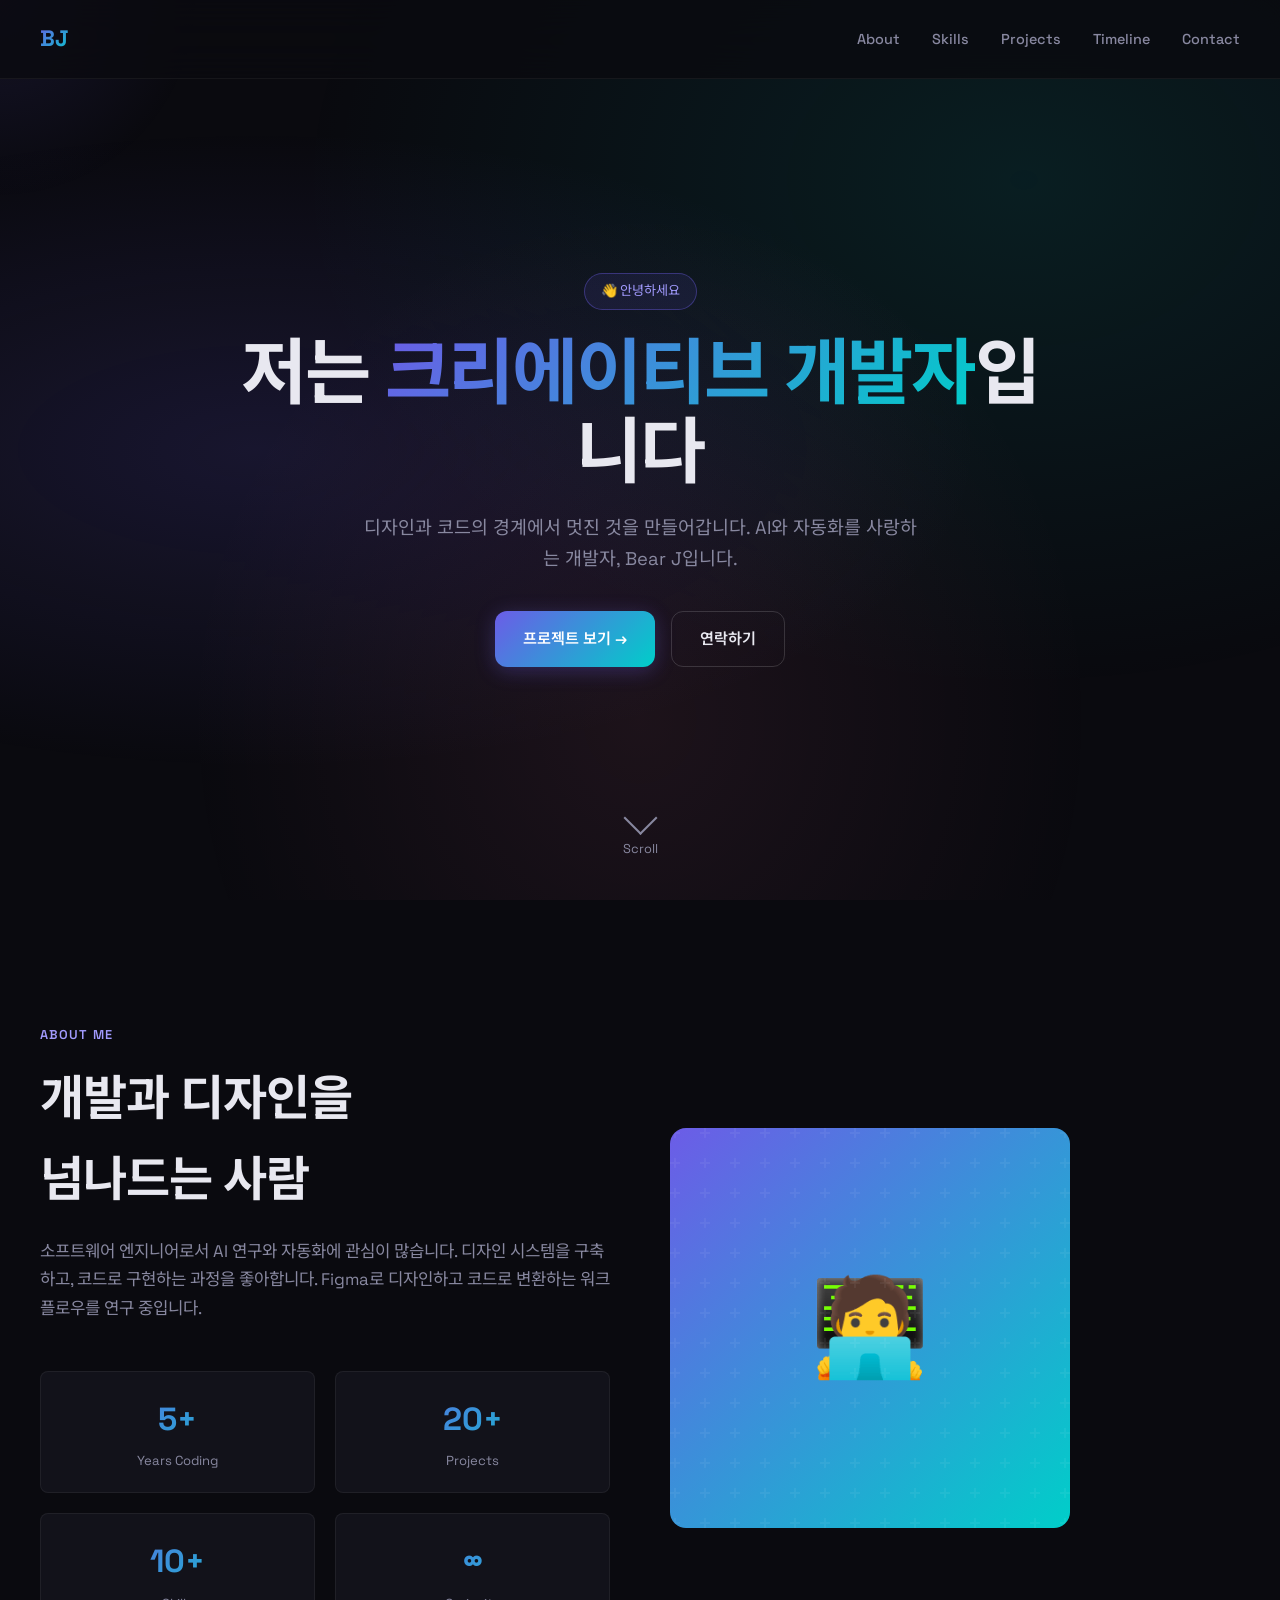
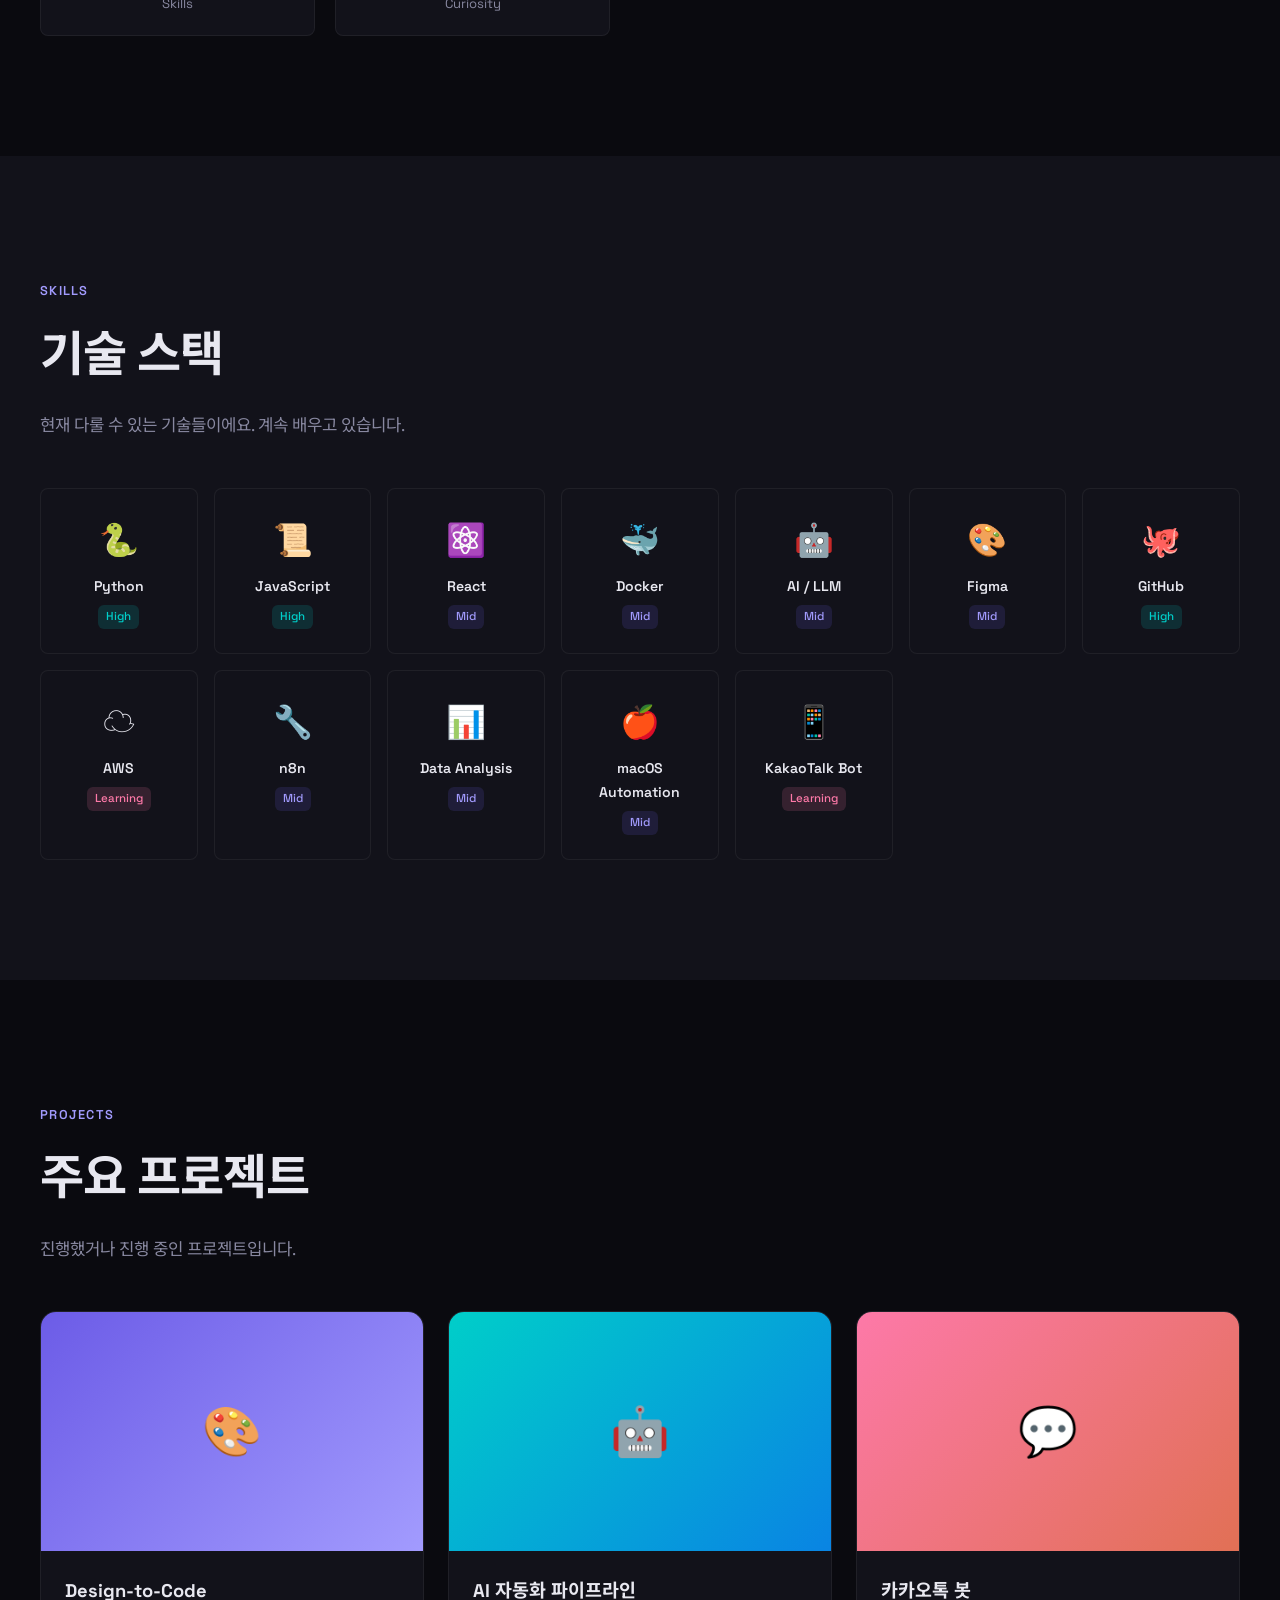
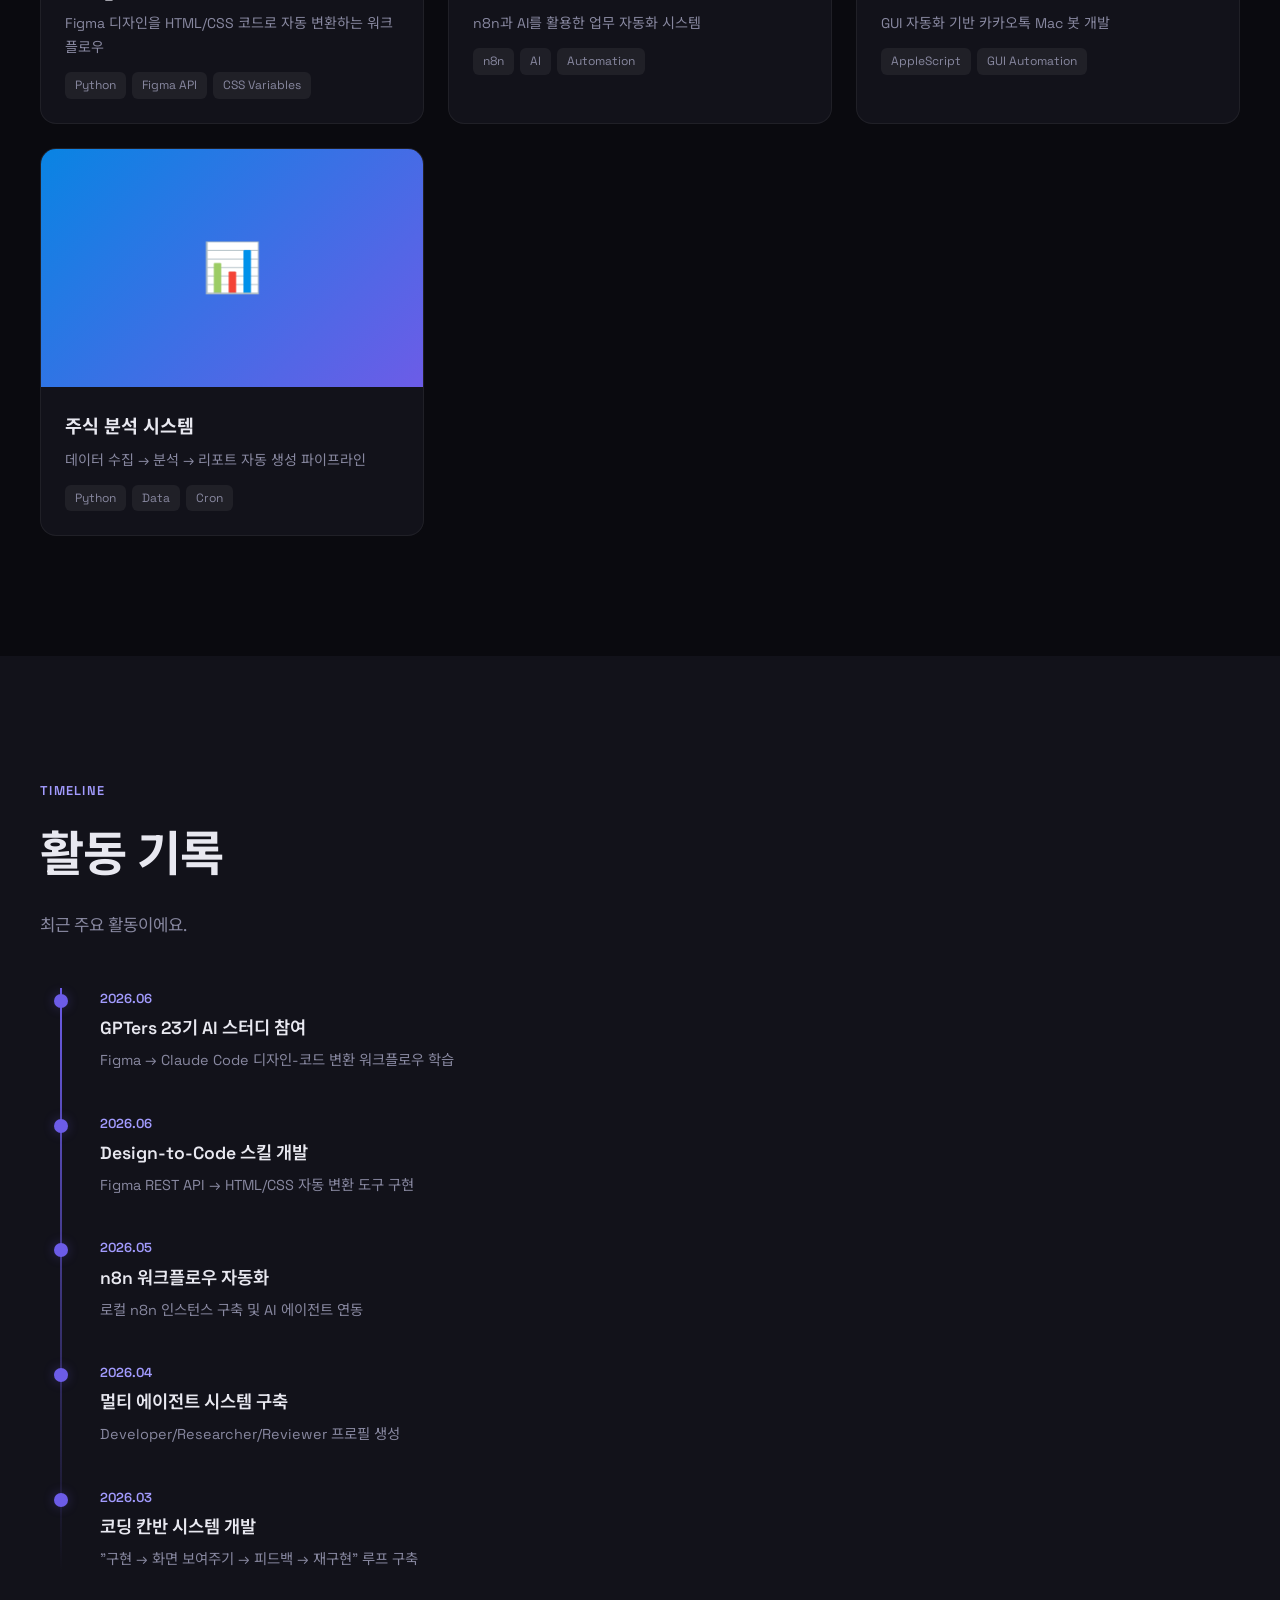
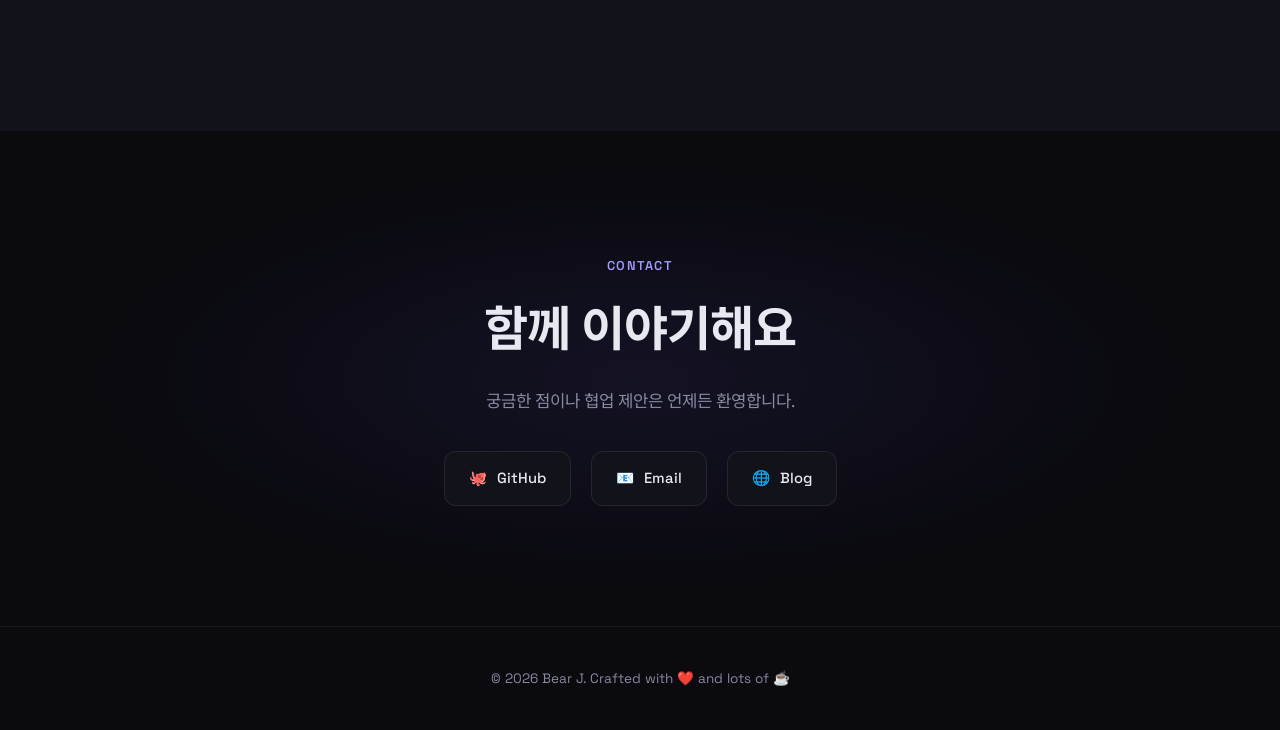
<file: figma-design.html>
<!DOCTYPE html>
<html lang="ko">
<head>
  <meta charset="UTF-8">
  <meta name="viewport" content="width=device-width, initial-scale=1.0">
  <title>Bear J — Creative Developer</title>
  <style>
    @import url('https://fonts.googleapis.com/css2?family=Space+Grotesk:wght@300;400;500;600;700&family=Noto+Sans+KR:wght@300;400;500;700&display=swap');

    *, *::before, *::after { box-sizing: border-box; margin: 0; padding: 0; }

    :root {
      --bg: #0a0a0f;
      --bg-card: #12121a;
      --text: #e8e8f0;
      --text-muted: #8888a0;
      --accent: #6c5ce7;
      --accent-light: #a29bfe;
      --accent-glow: rgba(108, 92, 231, 0.3);
      --gradient-1: linear-gradient(135deg, #6c5ce7, #00cec9);
      --gradient-2: linear-gradient(135deg, #fd79a8, #e17055);
      --gradient-3: linear-gradient(135deg, #00cec9, #0984e3);
      --radius: 16px;
      --radius-sm: 8px;
    }

    html { scroll-behavior: smooth; }

    body {
      font-family: 'Space Grotesk', 'Noto Sans KR', sans-serif;
      background: var(--bg);
      color: var(--text);
      line-height: 1.7;
      overflow-x: hidden;
    }

    /* === Cursor Glow === */
    .cursor-glow {
      position: fixed;
      width: 400px;
      height: 400px;
      border-radius: 50%;
      background: radial-gradient(circle, var(--accent-glow) 0%, transparent 70%);
      pointer-events: none;
      z-index: 0;
      transform: translate(-50%, -50%);
      transition: opacity 0.3s;
      opacity: 0.4;
    }

    /* === Navigation === */
    .nav {
      position: fixed;
      top: 0;
      left: 0;
      right: 0;
      z-index: 100;
      display: flex;
      justify-content: space-between;
      align-items: center;
      padding: 20px 40px;
      background: rgba(10, 10, 15, 0.8);
      backdrop-filter: blur(20px);
      border-bottom: 1px solid rgba(255,255,255,0.05);
    }
    .nav-logo {
      font-size: 1.4em;
      font-weight: 700;
      background: var(--gradient-1);
      -webkit-background-clip: text;
      -webkit-text-fill-color: transparent;
      background-clip: text;
    }
    .nav-links { display: flex; gap: 32px; }
    .nav-links a {
      color: var(--text-muted);
      text-decoration: none;
      font-size: 0.9em;
      font-weight: 500;
      transition: color 0.3s;
      position: relative;
    }
    .nav-links a:hover { color: var(--text); }
    .nav-links a::after {
      content: '';
      position: absolute;
      bottom: -4px;
      left: 0;
      width: 0;
      height: 2px;
      background: var(--gradient-1);
      transition: width 0.3s;
    }
    .nav-links a:hover::after { width: 100%; }

    /* === Hero === */
    .hero {
      min-height: 100vh;
      display: flex;
      align-items: center;
      justify-content: center;
      position: relative;
      padding: 120px 40px 80px;
      overflow: hidden;
    }
    .hero-bg {
      position: absolute;
      inset: 0;
      background:
        radial-gradient(ellipse at 20% 50%, rgba(108, 92, 231, 0.15) 0%, transparent 50%),
        radial-gradient(ellipse at 80% 20%, rgba(0, 206, 201, 0.1) 0%, transparent 50%),
        radial-gradient(ellipse at 50% 80%, rgba(253, 121, 168, 0.08) 0%, transparent 50%);
    }
    .hero-content {
      position: relative;
      z-index: 1;
      text-align: center;
      max-width: 800px;
    }
    .hero-badge {
      display: inline-block;
      padding: 6px 16px;
      border: 1px solid rgba(108, 92, 231, 0.4);
      border-radius: 20px;
      font-size: 0.82em;
      color: var(--accent-light);
      margin-bottom: 24px;
      background: rgba(108, 92, 231, 0.1);
    }
    .hero h1 {
      font-size: clamp(2.5em, 6vw, 4.5em);
      font-weight: 700;
      line-height: 1.1;
      margin-bottom: 20px;
      letter-spacing: -0.03em;
    }
    .hero h1 .gradient-text {
      background: var(--gradient-1);
      -webkit-background-clip: text;
      -webkit-text-fill-color: transparent;
      background-clip: text;
    }
    .hero p {
      font-size: 1.15em;
      color: var(--text-muted);
      max-width: 560px;
      margin: 0 auto 36px;
    }
    .hero-cta {
      display: inline-flex;
      gap: 16px;
    }
    .btn {
      display: inline-flex;
      align-items: center;
      gap: 8px;
      padding: 14px 28px;
      border-radius: 12px;
      font-size: 0.95em;
      font-weight: 600;
      text-decoration: none;
      transition: all 0.3s;
      cursor: pointer;
      border: none;
      font-family: inherit;
    }
    .btn-primary {
      background: var(--gradient-1);
      color: white;
      box-shadow: 0 4px 20px var(--accent-glow);
    }
    .btn-primary:hover {
      transform: translateY(-2px);
      box-shadow: 0 8px 30px var(--accent-glow);
    }
    .btn-secondary {
      background: transparent;
      color: var(--text);
      border: 1px solid rgba(255,255,255,0.15);
    }
    .btn-secondary:hover {
      border-color: var(--accent);
      background: rgba(108, 92, 231, 0.1);
    }

    /* === Scroll Indicator === */
    .scroll-indicator {
      position: absolute;
      bottom: 40px;
      left: 50%;
      transform: translateX(-50%);
      display: flex;
      flex-direction: column;
      align-items: center;
      gap: 8px;
      color: var(--text-muted);
      font-size: 0.8em;
      animation: bounce 2s infinite;
    }
    .scroll-indicator .arrow {
      width: 24px;
      height: 24px;
      border-right: 2px solid var(--text-muted);
      border-bottom: 2px solid var(--text-muted);
      transform: rotate(45deg);
    }
    @keyframes bounce {
      0%, 100% { transform: translateX(-50%) translateY(0); }
      50% { transform: translateX(-50%) translateY(8px); }
    }

    /* === Section Common === */
    .section {
      padding: 120px 40px;
      position: relative;
    }
    .section-label {
      display: inline-block;
      font-size: 0.8em;
      font-weight: 600;
      color: var(--accent-light);
      text-transform: uppercase;
      letter-spacing: 0.1em;
      margin-bottom: 12px;
    }
    .section-title {
      font-size: clamp(2em, 4vw, 3em);
      font-weight: 700;
      margin-bottom: 16px;
      letter-spacing: -0.02em;
    }
    .section-desc {
      color: var(--text-muted);
      font-size: 1.05em;
      max-width: 600px;
      margin-bottom: 48px;
    }

    /* === About === */
    .about-grid {
      display: grid;
      grid-template-columns: 1fr 1fr;
      gap: 60px;
      align-items: center;
    }
    .about-visual {
      position: relative;
      width: 100%;
      aspect-ratio: 1;
      max-width: 400px;
    }
    .about-avatar {
      width: 100%;
      height: 100%;
      border-radius: var(--radius);
      background: var(--gradient-1);
      display: flex;
      align-items: center;
      justify-content: center;
      font-size: 6em;
      position: relative;
      overflow: hidden;
    }
    .about-avatar::after {
      content: '';
      position: absolute;
      inset: 0;
      background: url("data:image/svg+xml,%3Csvg width='60' height='60' viewBox='0 0 60 60' xmlns='http://www.w3.org/2000/svg'%3E%3Cg fill='none' fill-rule='evenodd'%3E%3Cg fill='%23ffffff' fill-opacity='0.05'%3E%3Cpath d='M36 34v-4h-2v4h-4v2h4v4h2v-4h4v-2h-4zm0-30V0h-2v4h-4v2h4v4h2V6h4V4h-4zM6 34v-4H4v4H0v2h4v4h2v-4h4v-2H6zM6 4V0H4v4H0v2h4v4h2V6h4V4H6z'/%3E%3C/g%3E%3C/g%3E%3C/svg%3E");
    }
    .about-stats {
      display: grid;
      grid-template-columns: 1fr 1fr;
      gap: 20px;
      margin-top: 32px;
    }
    .stat-card {
      background: var(--bg-card);
      border: 1px solid rgba(255,255,255,0.06);
      border-radius: var(--radius-sm);
      padding: 20px;
      text-align: center;
    }
    .stat-card .number {
      font-size: 2em;
      font-weight: 700;
      background: var(--gradient-1);
      -webkit-background-clip: text;
      -webkit-text-fill-color: transparent;
      background-clip: text;
    }
    .stat-card .label {
      font-size: 0.82em;
      color: var(--text-muted);
      margin-top: 4px;
    }

    /* === Skills === */
    .skills-grid {
      display: grid;
      grid-template-columns: repeat(auto-fill, minmax(140px, 1fr));
      gap: 16px;
    }
    .skill-card {
      background: var(--bg-card);
      border: 1px solid rgba(255,255,255,0.06);
      border-radius: var(--radius-sm);
      padding: 24px 16px;
      text-align: center;
      transition: all 0.3s;
      cursor: default;
    }
    .skill-card:hover {
      border-color: var(--accent);
      transform: translateY(-4px);
      box-shadow: 0 8px 24px rgba(108, 92, 231, 0.15);
    }
    .skill-card .icon { font-size: 2em; margin-bottom: 8px; }
    .skill-card .name { font-size: 0.88em; font-weight: 600; }
    .skill-card .level {
      display: inline-block;
      margin-top: 6px;
      padding: 2px 8px;
      border-radius: 6px;
      font-size: 0.72em;
      font-weight: 500;
    }
    .level-high { background: rgba(0, 206, 201, 0.15); color: #00cec9; }
    .level-mid { background: rgba(108, 92, 231, 0.15); color: #a29bfe; }
    .level-learn { background: rgba(253, 121, 168, 0.15); color: #fd79a8; }

    /* === Projects === */
    .projects-grid {
      display: grid;
      grid-template-columns: repeat(auto-fill, minmax(340px, 1fr));
      gap: 24px;
    }
    .project-card {
      background: var(--bg-card);
      border: 1px solid rgba(255,255,255,0.06);
      border-radius: var(--radius);
      overflow: hidden;
      transition: all 0.4s;
      cursor: pointer;
    }
    .project-card:hover {
      transform: translateY(-6px);
      box-shadow: 0 20px 40px rgba(0,0,0,0.3);
      border-color: var(--accent);
    }
    .project-thumb {
      width: 100%;
      aspect-ratio: 16/10;
      position: relative;
      overflow: hidden;
    }
    .project-thumb-bg {
      width: 100%;
      height: 100%;
      display: flex;
      align-items: center;
      justify-content: center;
      font-size: 3em;
    }
    .project-thumb-bg.g1 { background: linear-gradient(135deg, #6c5ce7, #a29bfe); }
    .project-thumb-bg.g2 { background: linear-gradient(135deg, #00cec9, #0984e3); }
    .project-thumb-bg.g3 { background: linear-gradient(135deg, #fd79a8, #e17055); }
    .project-thumb-bg.g4 { background: linear-gradient(135deg, #0984e3, #6c5ce7); }
    .project-info { padding: 24px; }
    .project-info h3 { font-size: 1.15em; margin-bottom: 6px; }
    .project-info p { font-size: 0.88em; color: var(--text-muted); margin-bottom: 12px; }
    .project-tags { display: flex; flex-wrap: wrap; gap: 6px; }
    .project-tags span {
      padding: 3px 10px;
      border-radius: 6px;
      font-size: 0.75em;
      background: rgba(255,255,255,0.06);
      color: var(--text-muted);
    }

    /* === Timeline === */
    .timeline { position: relative; max-width: 700px; }
    .timeline::before {
      content: '';
      position: absolute;
      left: 20px;
      top: 0;
      bottom: 0;
      width: 2px;
      background: linear-gradient(to bottom, var(--accent), transparent);
    }
    .timeline-item {
      position: relative;
      padding-left: 60px;
      margin-bottom: 40px;
    }
    .timeline-item::before {
      content: '';
      position: absolute;
      left: 14px;
      top: 6px;
      width: 14px;
      height: 14px;
      border-radius: 50%;
      background: var(--accent);
      box-shadow: 0 0 12px var(--accent-glow);
    }
    .timeline-date {
      font-size: 0.82em;
      color: var(--accent-light);
      font-weight: 600;
      margin-bottom: 4px;
    }
    .timeline-title { font-size: 1.1em; font-weight: 600; margin-bottom: 4px; }
    .timeline-desc { font-size: 0.9em; color: var(--text-muted); }

    /* === Contact === */
    .contact-section {
      text-align: center;
      padding: 120px 40px;
      position: relative;
    }
    .contact-section::before {
      content: '';
      position: absolute;
      inset: 0;
      background: radial-gradient(ellipse at 50% 50%, rgba(108, 92, 231, 0.1) 0%, transparent 60%);
    }
    .contact-content { position: relative; z-index: 1; }
    .contact-links {
      display: flex;
      justify-content: center;
      gap: 20px;
      margin-top: 36px;
      flex-wrap: wrap;
    }
    .contact-link {
      display: flex;
      align-items: center;
      gap: 10px;
      padding: 14px 24px;
      background: var(--bg-card);
      border: 1px solid rgba(255,255,255,0.08);
      border-radius: 12px;
      color: var(--text);
      text-decoration: none;
      font-size: 0.92em;
      font-weight: 500;
      transition: all 0.3s;
    }
    .contact-link:hover {
      border-color: var(--accent);
      transform: translateY(-3px);
      box-shadow: 0 8px 24px rgba(108, 92, 231, 0.2);
    }

    /* === Footer === */
    .footer {
      text-align: center;
      padding: 40px;
      color: var(--text-muted);
      font-size: 0.85em;
      border-top: 1px solid rgba(255,255,255,0.05);
    }

    /* === Scroll Animations === */
    .fade-in {
      opacity: 0;
      transform: translateY(30px);
      transition: opacity 0.8s ease, transform 0.8s ease;
    }
    .fade-in.visible {
      opacity: 1;
      transform: translateY(0);
    }

    /* === Responsive === */
    @media (max-width: 768px) {
      .nav { padding: 16px 20px; }
      .nav-links { gap: 16px; }
      .nav-links a { font-size: 0.82em; }
      .hero { padding: 100px 20px 60px; }
      .section { padding: 80px 20px; }
      .about-grid { grid-template-columns: 1fr; gap: 40px; }
      .about-visual { max-width: 280px; margin: 0 auto; }
      .projects-grid { grid-template-columns: 1fr; }
      .skills-grid { grid-template-columns: repeat(3, 1fr); }
    }
  </style>
</head>
<body>

<div class="cursor-glow" id="cursorGlow"></div>

<!-- Navigation -->
<nav class="nav">
  <div class="nav-logo">BJ</div>
  <div class="nav-links">
    <a href="#about">About</a>
    <a href="#skills">Skills</a>
    <a href="#projects">Projects</a>
    <a href="#timeline">Timeline</a>
    <a href="#contact">Contact</a>
  </div>
</nav>

<!-- Hero -->
<section class="hero">
  <div class="hero-bg"></div>
  <div class="hero-content">
    <div class="hero-badge">👋 안녕하세요</div>
    <h1>저는 <span class="gradient-text">크리에이티브 개발자</span>입니다</h1>
    <p>디자인과 코드의 경계에서 멋진 것을 만들어갑니다. AI와 자동화를 사랑하는 개발자, Bear J입니다.</p>
    <div class="hero-cta">
      <a href="#projects" class="btn btn-primary">프로젝트 보기 →</a>
      <a href="#contact" class="btn btn-secondary">연락하기</a>
    </div>
  </div>
  <div class="scroll-indicator">
    <div class="arrow"></div>
    <span>Scroll</span>
  </div>
</section>

<!-- About -->
<section class="section" id="about">
  <div class="about-grid">
    <div class="fade-in">
      <div class="section-label">About Me</div>
      <h2 class="section-title">개발과 디자인을<br>넘나드는 사람</h2>
      <p class="section-desc">소프트웨어 엔지니어로서 AI 연구와 자동화에 관심이 많습니다. 디자인 시스템을 구축하고, 코드로 구현하는 과정을 좋아합니다. Figma로 디자인하고 코드로 변환하는 워크플로우를 연구 중입니다.</p>
      <div class="about-stats">
        <div class="stat-card">
          <div class="number">5+</div>
          <div class="label">Years Coding</div>
        </div>
        <div class="stat-card">
          <div class="number">20+</div>
          <div class="label">Projects</div>
        </div>
        <div class="stat-card">
          <div class="number">10+</div>
          <div class="label">Skills</div>
        </div>
        <div class="stat-card">
          <div class="number">∞</div>
          <div class="label">Curiosity</div>
        </div>
      </div>
    </div>
    <div class="about-visual fade-in">
      <div class="about-avatar">🧑‍💻</div>
    </div>
  </div>
</section>

<!-- Skills -->
<section class="section" id="skills" style="background: var(--bg-card);">
  <div class="fade-in">
    <div class="section-label">Skills</div>
    <h2 class="section-title">기술 스택</h2>
    <p class="section-desc">현재 다룰 수 있는 기술들이에요. 계속 배우고 있습니다.</p>
  </div>
  <div class="skills-grid fade-in">
    <div class="skill-card">
      <div class="icon">🐍</div>
      <div class="name">Python</div>
      <span class="level level-high">High</span>
    </div>
    <div class="skill-card">
      <div class="icon">📜</div>
      <div class="name">JavaScript</div>
      <span class="level level-high">High</span>
    </div>
    <div class="skill-card">
      <div class="icon">⚛️</div>
      <div class="name">React</div>
      <span class="level level-mid">Mid</span>
    </div>
    <div class="skill-card">
      <div class="icon">🐳</div>
      <div class="name">Docker</div>
      <span class="level level-mid">Mid</span>
    </div>
    <div class="skill-card">
      <div class="icon">🤖</div>
      <div class="name">AI / LLM</div>
      <span class="level level-mid">Mid</span>
    </div>
    <div class="skill-card">
      <div class="icon">🎨</div>
      <div class="name">Figma</div>
      <span class="level level-mid">Mid</span>
    </div>
    <div class="skill-card">
      <div class="icon">🐙</div>
      <div class="name">GitHub</div>
      <span class="level level-high">High</span>
    </div>
    <div class="skill-card">
      <div class="icon">☁️</div>
      <div class="name">AWS</div>
      <span class="level level-learn">Learning</span>
    </div>
    <div class="skill-card">
      <div class="icon">🔧</div>
      <div class="name">n8n</div>
      <span class="level level-mid">Mid</span>
    </div>
    <div class="skill-card">
      <div class="icon">📊</div>
      <div class="name">Data Analysis</div>
      <span class="level level-mid">Mid</span>
    </div>
    <div class="skill-card">
      <div class="icon">🍎</div>
      <div class="name">macOS Automation</div>
      <span class="level level-mid">Mid</span>
    </div>
    <div class="skill-card">
      <div class="icon">📱</div>
      <div class="name">KakaoTalk Bot</div>
      <span class="level level-learn">Learning</span>
    </div>
  </div>
</section>

<!-- Projects -->
<section class="section" id="projects">
  <div class="fade-in">
    <div class="section-label">Projects</div>
    <h2 class="section-title">주요 프로젝트</h2>
    <p class="section-desc">진행했거나 진행 중인 프로젝트입니다.</p>
  </div>
  <div class="projects-grid">
    <div class="project-card fade-in">
      <div class="project-thumb"><div class="project-thumb-bg g1">🎨</div></div>
      <div class="project-info">
        <h3>Design-to-Code</h3>
        <p>Figma 디자인을 HTML/CSS 코드로 자동 변환하는 워크플로우</p>
        <div class="project-tags">
          <span>Python</span><span>Figma API</span><span>CSS Variables</span>
        </div>
      </div>
    </div>
    <div class="project-card fade-in">
      <div class="project-thumb"><div class="project-thumb-bg g2">🤖</div></div>
      <div class="project-info">
        <h3>AI 자동화 파이프라인</h3>
        <p>n8n과 AI를 활용한 업무 자동화 시스템</p>
        <div class="project-tags">
          <span>n8n</span><span>AI</span><span>Automation</span>
        </div>
      </div>
    </div>
    <div class="project-card fade-in">
      <div class="project-thumb"><div class="project-thumb-bg g3">💬</div></div>
      <div class="project-info">
        <h3>카카오톡 봇</h3>
        <p>GUI 자동화 기반 카카오톡 Mac 봇 개발</p>
        <div class="project-tags">
          <span>AppleScript</span><span>GUI Automation</span>
        </div>
      </div>
    </div>
    <div class="project-card fade-in">
      <div class="project-thumb"><div class="project-thumb-bg g4">📊</div></div>
      <div class="project-info">
        <h3>주식 분석 시스템</h3>
        <p>데이터 수집 → 분석 → 리포트 자동 생성 파이프라인</p>
        <div class="project-tags">
          <span>Python</span><span>Data</span><span>Cron</span>
        </div>
      </div>
    </div>
  </div>
</section>

<!-- Timeline -->
<section class="section" id="timeline" style="background: var(--bg-card);">
  <div class="fade-in">
    <div class="section-label">Timeline</div>
    <h2 class="section-title">활동 기록</h2>
    <p class="section-desc">최근 주요 활동이에요.</p>
  </div>
  <div class="timeline fade-in">
    <div class="timeline-item">
      <div class="timeline-date">2026.06</div>
      <div class="timeline-title">GPTers 23기 AI 스터디 참여</div>
      <div class="timeline-desc">Figma → Claude Code 디자인-코드 변환 워크플로우 학습</div>
    </div>
    <div class="timeline-item">
      <div class="timeline-date">2026.06</div>
      <div class="timeline-title">Design-to-Code 스킬 개발</div>
      <div class="timeline-desc">Figma REST API → HTML/CSS 자동 변환 도구 구현</div>
    </div>
    <div class="timeline-item">
      <div class="timeline-date">2026.05</div>
      <div class="timeline-title">n8n 워크플로우 자동화</div>
      <div class="timeline-desc">로컬 n8n 인스턴스 구축 및 AI 에이전트 연동</div>
    </div>
    <div class="timeline-item">
      <div class="timeline-date">2026.04</div>
      <div class="timeline-title">멀티 에이전트 시스템 구축</div>
      <div class="timeline-desc">Developer/Researcher/Reviewer 프로필 생성</div>
    </div>
    <div class="timeline-item">
      <div class="timeline-date">2026.03</div>
      <div class="timeline-title">코딩 칸반 시스템 개발</div>
      <div class="timeline-desc">"구현 → 화면 보여주기 → 피드백 → 재구현" 루프 구축</div>
    </div>
  </div>
</section>

<!-- Contact -->
<section class="contact-section" id="contact">
  <div class="contact-content fade-in">
    <div class="section-label">Contact</div>
    <h2 class="section-title">함께 이야기해요</h2>
    <p class="section-desc" style="margin: 0 auto 0;">궁금한 점이나 협업 제안은 언제든 환영합니다.</p>
    <div class="contact-links">
      <a href="https://github.com/justfly32" target="_blank" class="contact-link">
        <span>🐙</span> GitHub
      </a>
      <a href="mailto:bearj@bearj.local" class="contact-link">
        <span>📧</span> Email
      </a>
      <a href="https://justfly32.github.io/post1" target="_blank" class="contact-link">
        <span>🌐</span> Blog
      </a>
    </div>
  </div>
</section>

<!-- Footer -->
<footer class="footer">
  <p>© 2026 Bear J. Crafted with ❤️ and lots of ☕</p>
</footer>

<script>
  // Cursor glow
  const glow = document.getElementById('cursorGlow');
  document.addEventListener('mousemove', (e) => {
    glow.style.left = e.clientX + 'px';
    glow.style.top = e.clientY + 'px';
  });

  // Scroll fade-in
  const observer = new IntersectionObserver((entries) => {
    entries.forEach(entry => {
      if (entry.isIntersecting) {
        entry.target.classList.add('visible');
      }
    });
  }, { threshold: 0.1 });

  document.querySelectorAll('.fade-in').forEach(el => observer.observe(el));

  // Smooth scroll for nav links
  document.querySelectorAll('.nav-links a').forEach(link => {
    link.addEventListener('click', (e) => {
      e.preventDefault();
      const target = document.querySelector(link.getAttribute('href'));
      if (target) target.scrollIntoView({ behavior: 'smooth' });
    });
  });
</script>

</body>
</html>
</file>
